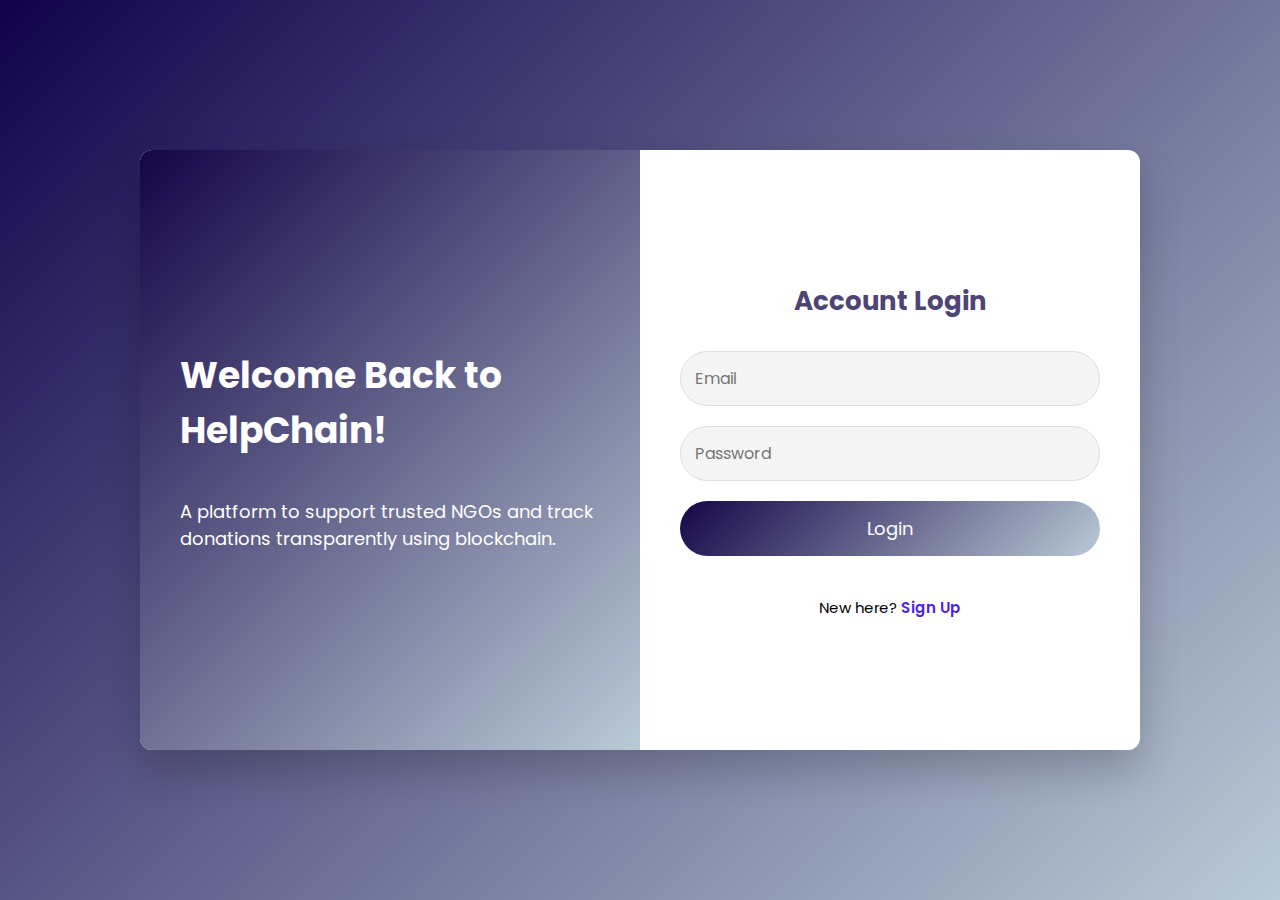
<file: frontend/login.html>
<!DOCTYPE html>
<html lang="en">
<head>
  <meta charset="UTF-8" />
  <meta name="viewport" content="width=device-width, initial-scale=1.0" />
  <title>HelpChain | Login</title>
  <link rel="stylesheet" href="login.css" />
  <link href="https://fonts.googleapis.com/css2?family=Poppins&display=swap" rel="stylesheet">
</head>
<body>
  <div class="container">
    <div class="left-panel">
      <h1>Welcome Back to HelpChain!</h1>
      <p>A platform to support trusted NGOs and track donations transparently using blockchain.</p>
    </div>
    <div class="right-panel">
      <h2>Account Login</h2>
      <form id="loginForm">
        <div class="input-group">
          <input type="email" id="email" placeholder="Email" required />
        </div>
        <div class="input-group">
          <input type="password" id="password" placeholder="Password" required />
        </div>

        <!-- Message Display Area -->
        <div id="loginMessage" style="margin: 10px 0; font-weight: bold;"></div>

        <button type="submit" id="loginBtn">Login</button>
        <p class="signup-link">New here? <a href="index.html">Sign Up</a></p>
      </form>
    </div>
  </div>
  
  <script>
    document.getElementById("loginForm").addEventListener("submit", async (e) => {
      e.preventDefault();

      const email = document.getElementById("email").value.trim();
      const password = document.getElementById("password").value.trim();

      if (!email || !password) {
        document.getElementById("loginMessage").innerText = "❌ Please enter both email and password.";
        document.getElementById("loginMessage").style.color = "red";
        return;
      }

      try {
        const res = await fetch("http://localhost:5000/api/login", {
          method: "POST",
          headers: { "Content-Type": "application/json" },
          body: JSON.stringify({ email, password }),
        });

        const data = await res.json();
        if (res.ok) {
          // Store user data in localStorage
          localStorage.setItem("user", JSON.stringify(data.user));

          // Redirect to dashboard or landing page
          window.location.href = "landing.html";
        } else {
          document.getElementById("loginMessage").innerText = `❌ ${data.error}`;
          document.getElementById("loginMessage").style.color = "red";
        }
      } catch (err) {
        document.getElementById("loginMessage").innerText = `❌ Network error: ${err.message}`;
        document.getElementById("loginMessage").style.color = "red";
      }
    });
  </script>
</body>
</html>
</file>
<file: frontend/login.css>
* {
  box-sizing: border-box;
  margin: 0;
  padding: 0;
  font-family: 'Poppins', sans-serif;
}

body {
  height: 100vh;
  background: linear-gradient(135deg, #10024a, #bacad6);
  display: flex;
  align-items: center;
  justify-content: center;
}

.container {
  display: flex;
  width: 90%;
  max-width: 1000px;
  height: 600px;
  background: white;
  border-radius: 12px;
  overflow: hidden;
  box-shadow: 0 20px 40px rgba(0,0,0,0.2);
}

.left-panel {
  flex: 1;
  background: linear-gradient(135deg, #140547, #bacad6);
  color: white;
  padding: 80px 40px;
  display: flex;
  flex-direction: column;
  justify-content: center;
}

.left-panel h1 {
  font-size: 36px;
  margin-bottom: 40px;
}

.left-panel p {
  font-size: 18px;
  line-height: 1.5;
}

.right-panel {
  flex: 1;
  padding: 60px 40px;
  display: flex;
  flex-direction: column;
  justify-content: center;
}

.right-panel h2 {
  color: #4f4473;
  margin-bottom: 30px;
  font-size: 26px;
  text-align: center;
}

.input-group {
  margin-bottom: 20px;
}

.input-group input {
  width: 100%;
  padding: 14px;
  border: 1px solid #ddd;
  border-radius: 30px;
  font-size: 16px;
  background: #f5f5f5;
}

.options {
  display: flex;
  justify-content: space-between;
  align-items: center;
  font-size: 14px;
  margin-bottom: 20px;
}

.options a {
  text-decoration: none;
  color: #140547;
}

button {
  width: 100%;
  padding: 14px;
  font-size: 18px;
  border: none;
  border-radius: 30px;
  background: linear-gradient(135deg, #140547, #bacad6);
  color: white;
  cursor: pointer;
  transition: 0.3s ease;
}

button:hover {
  opacity: 0.9;
}

.signup-link {
  text-align: center;
  margin-top: 40px;
  font-size: 15px;
}

.signup-link a {
  color: #4c1ff2;
  text-decoration: none;
  font-weight: 600;
}

/* 📱 Mobile Responsive Styles */
@media (max-width: 768px) {
  .container {
    flex-direction: column;
    height: auto;
    margin: 20px 0;
  }

  .left-panel,
  .right-panel {
    width: 100%;
    padding: 40px 20px;
    text-align: center;
  }

  .left-panel h1 {
    font-size: 28px;
  }

  .left-panel p {
    font-size: 16px;
  }

  .right-panel h2 {
    font-size: 24px;
  }

  .input-group input {
    font-size: 14px;
  }

  button {
    font-size: 16px;
  }

  .signup-link {
    font-size: 14px;
  }
}
</file>
